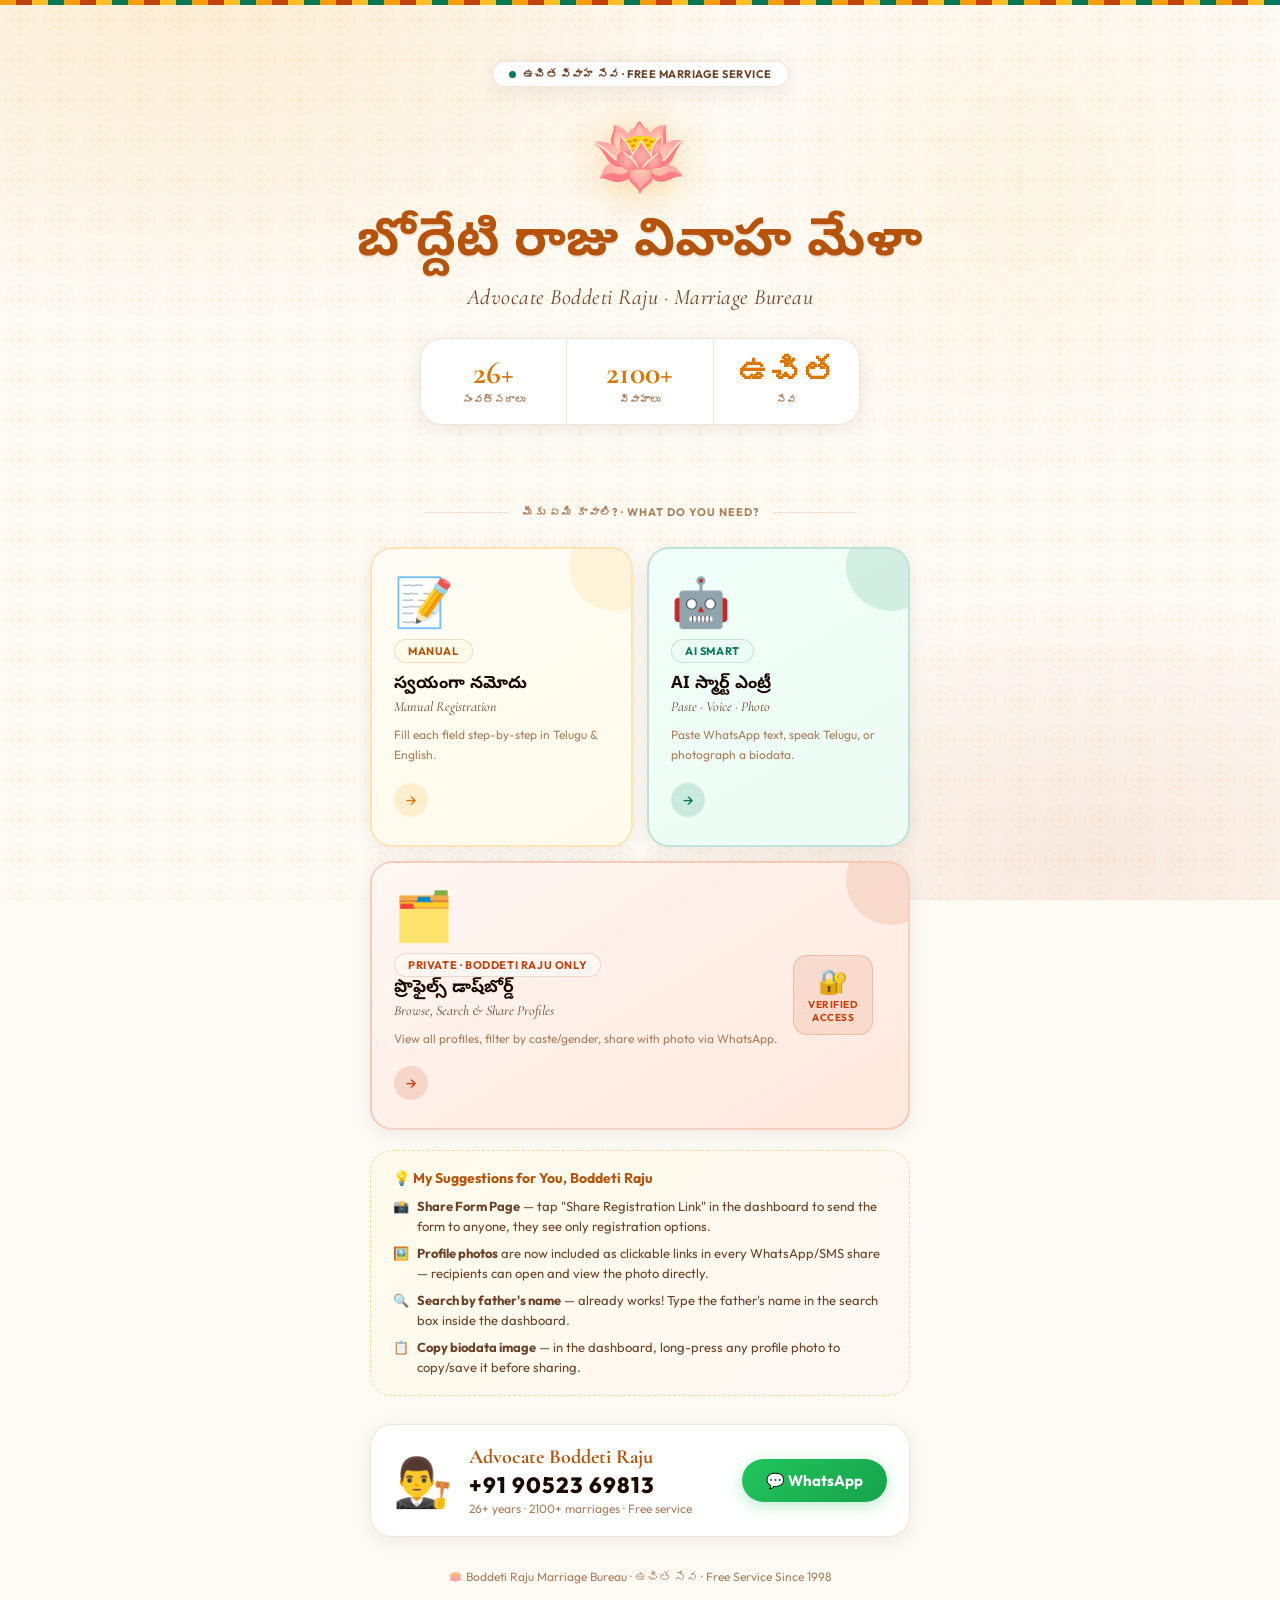
<file: index.html>
<!DOCTYPE html>
<html lang="te">
<head>
<meta charset="UTF-8"/>
<meta name="viewport" content="width=device-width, initial-scale=1.0"/>
<title>బోద్దేటి రాజు వివాహ మేళా</title>
<link rel="stylesheet" href="css/theme.css"/>
<style>
/* ─ HERO ─ */
.hero {
  position: relative; z-index: 2;
  text-align: center;
  padding: 56px 24px 40px;
}
.live-pill {
  display: inline-flex; align-items: center; gap: 7px;
  background: white; border: 1.5px solid var(--divider);
  border-radius: 50px; padding: 5px 16px;
  font-size: 11px; font-weight: 700; color: var(--ink-soft);
  letter-spacing: .5px; text-transform: uppercase;
  box-shadow: var(--shadow-card); margin-bottom: 28px;
}
.live-dot {
  width: 7px; height: 7px; border-radius: 50%;
  background: var(--jade); animation: pulse-ring 2s infinite;
}

.lotus-wrap { margin-bottom: 18px; }
.lotus-emoji {
  font-size: 80px; line-height: 1; display: inline-block;
  animation: float-lotus 5s ease-in-out infinite;
  filter: drop-shadow(0 6px 20px rgba(245,158,11,.4));
}

.hero-name-te {
  font-family: 'Noto Sans Telugu', sans-serif;
  font-size: clamp(28px,7vw,52px); font-weight: 700;
  color: var(--gold); line-height: 1.25;
  text-shadow: 0 2px 0 rgba(180,83,9,.15);
}
.hero-name-en {
  font-family: 'Cormorant Garamond', serif;
  font-size: clamp(15px,3vw,22px); color: var(--ink-soft);
  margin-top: 6px; font-style: italic; font-weight: 400;
  letter-spacing: .5px;
}

/* STATS STRIP */
.stats-strip {
  display: flex; justify-content: center;
  margin: 28px auto 0; max-width: 440px;
  background: white; border-radius: var(--r);
  border: 1.5px solid var(--divider);
  box-shadow: var(--shadow-card); overflow: hidden;
}
.stat { flex:1; padding: 18px 6px; text-align: center; border-right: 1px solid var(--divider); }
.stat:last-child { border-right: none; }
.stat-n {
  font-family: 'Cormorant Garamond', serif;
  font-size: 32px; font-weight: 700; color: var(--saffron-deep); line-height: 1;
}
.stat-l { font-size: 10px; color: var(--ink-muted); font-weight: 600; text-transform: uppercase; letter-spacing: .5px; margin-top: 4px; }

/* ─ SECTION DIVIDER ─ */
.section-div {
  display: flex; align-items: center; gap: 14px;
  max-width: 480px; margin: 40px auto 28px; padding: 0 24px;
}
.div-line { flex:1; height:1px; background: var(--divider); }
.div-label {
  font-size: 11px; color: var(--ink-muted); font-weight: 700;
  text-transform: uppercase; letter-spacing: 1px; white-space: nowrap;
}

/* ─ PATH GRID ─ */
.paths {
  display: grid; grid-template-columns: 1fr 1fr;
  gap: 14px; max-width: 580px; margin: 0 auto;
  padding: 0 20px; position: relative; z-index: 2;
}
@media(max-width:480px){ .paths { grid-template-columns: 1fr; } }

.path-card {
  border-radius: var(--r); padding: 28px 22px;
  display: flex; flex-direction: column; gap: 0;
  text-decoration: none; color: var(--ink);
  border: 2px solid transparent; cursor: pointer;
  background: white; text-align: left; width: 100%;
  font-family: 'Outfit', sans-serif;
  position: relative; overflow: hidden;
  box-shadow: var(--shadow-card);
  transition: transform .3s cubic-bezier(.34,1.56,.64,1), box-shadow .3s, border-color .2s;
}
.path-card:hover { transform: translateY(-6px) scale(1.02); box-shadow: var(--shadow-warm); }

/* per-card tints */
.path-card.register {
  background: linear-gradient(150deg, #FFFCF5 0%, var(--amber-pale) 100%);
  border-color: rgba(245,158,11,.25);
}
.path-card.register:hover { border-color: var(--saffron); }
.path-card.smart {
  background: linear-gradient(150deg, #F0FFF9 0%, var(--jade-pale) 100%);
  border-color: rgba(4,120,87,.2);
}
.path-card.smart:hover { border-color: var(--jade); }
.path-card.dashboard {
  background: linear-gradient(150deg, #FFF7F3 0%, #FFE8DD 100%);
  border-color: rgba(194,65,12,.2);
  grid-column: 1 / -1;
}
.path-card.dashboard:hover { border-color: var(--terra); }

/* orb decoration */
.path-card::after {
  content:''; position:absolute; top:-28px; right:-28px;
  width:90px; height:90px; border-radius:50%; opacity:.12;
  transition: transform .3s, opacity .3s;
}
.path-card:hover::after { transform:scale(1.5); opacity:.2; }
.register::after   { background: var(--amber); }
.smart::after      { background: var(--jade); }
.dashboard::after  { background: var(--terra); }

.path-icon { font-size: 48px; line-height: 1; margin-bottom: 14px; display: block; }
.path-tag  { margin-bottom: 10px; }

.path-title-te {
  font-family: 'Noto Sans Telugu', sans-serif;
  font-size: 17px; font-weight: 700; color: var(--ink);
}
.path-title-en {
  font-family: 'Cormorant Garamond', serif;
  font-size: 14px; color: var(--ink-soft); margin-top: 2px; font-style: italic;
}
.path-desc { font-size: 12px; color: var(--ink-muted); margin-top: 10px; line-height: 1.65; }

.path-arrow {
  display: inline-flex; align-items: center; justify-content: center;
  width: 34px; height: 34px; border-radius: 50%; margin-top: 18px; font-size: 16px;
  transition: transform .2s;
}
.path-card:hover .path-arrow { transform: translateX(5px); }
.register .path-arrow  { background: rgba(245,158,11,.15); color: var(--saffron-deep); }
.smart    .path-arrow  { background: rgba(4,120,87,.15); color: var(--jade); }
.dashboard .path-arrow { background: rgba(194,65,12,.15); color: var(--terra); }

/* dashboard row layout */
.dash-row { display: flex; align-items: center; gap: 16px; }
.lock-pill {
  flex-shrink:0; background: rgba(194,65,12,.1);
  border:1px solid rgba(194,65,12,.2); border-radius:14px;
  padding:10px 14px; text-align:center;
}
.lock-pill-icon { font-size:24px; }
.lock-pill-txt  { font-size:10px; color:var(--terra); font-weight:700; text-transform:uppercase; letter-spacing:.5px; margin-top:2px; }

/* ─ CONTACT BAR ─ */
.contact-bar {
  max-width: 580px; margin: 28px auto 0; padding: 0 20px;
  position: relative; z-index: 2;
}
.contact-inner {
  background: white; border-radius: var(--r);
  border: 1.5px solid var(--divider); box-shadow: var(--shadow-card);
  padding: 20px 22px;
  display: flex; align-items: center; gap: 16px; flex-wrap: wrap;
}
.contact-avi { font-size: 48px; }
.contact-info { flex:1; min-width:0; }
.contact-name {
  font-family: 'Cormorant Garamond', serif;
  font-size: 20px; font-weight: 700; color: var(--gold);
}
.contact-num {
  font-size: 22px; font-weight: 800; color: var(--ink); letter-spacing: 1px; margin-top: 2px;
}
.contact-sub { font-size: 12px; color: var(--ink-muted); margin-top: 2px; }

/* ─ FOOTER ─ */
.footer {
  text-align: center; padding: 32px 20px 36px;
  font-size: 12px; color: var(--ink-muted);
  position: relative; z-index: 2;
}

/* suggestion box */
.suggest-box {
  max-width:580px; margin:20px auto 0; padding:0 20px; position:relative; z-index:2;
}
.suggest-inner {
  background: linear-gradient(135deg, #FFFBEB, #FFF7F3);
  border:1.5px dashed rgba(245,158,11,.35);
  border-radius:var(--r); padding:18px 22px;
}
.suggest-title { font-weight:700; color:var(--gold); font-size:14px; margin-bottom:10px; }
.suggest-list { list-style:none; display:flex; flex-direction:column; gap:8px; }
.suggest-list li { font-size:13px; color:var(--ink-soft); display:flex; gap:8px; align-items:flex-start; line-height:1.5; }
</style>
</head>
<body>
<div class="stripe fade-up"></div>

<div class="hero">
  <div class="live-pill fade-up">
    <div class="live-dot"></div>
    ఉచిత వివాహ సేవ · Free Marriage Service
  </div>
  <div class="lotus-wrap fade-up-2">
    <span class="lotus-emoji">🪷</span>
  </div>
  <div class="hero-name-te fade-up-2">బోద్దేటి రాజు వివాహ మేళా</div>
  <div class="hero-name-en fade-up-3">Advocate Boddeti Raju · Marriage Bureau</div>

  <div class="stats-strip fade-up-3">
    <div class="stat"><div class="stat-n">26+</div><div class="stat-l">సంవత్సరాలు</div></div>
    <div class="stat"><div class="stat-n">2100+</div><div class="stat-l">వివాహాలు</div></div>
    <div class="stat"><div class="stat-n">ఉచిత</div><div class="stat-l">సేవ</div></div>
  </div>
</div>

<div class="section-div fade-up-3">
  <div class="div-line"></div>
  <div class="div-label">మీకు ఏమి కావాలి? · What do you need?</div>
  <div class="div-line"></div>
</div>

<div class="paths">

  <a class="path-card register fade-up" href="pages/register.html">
    <span class="path-icon">📝</span>
    <span class="path-tag"><span class="chip chip-saffron">Manual</span></span>
    <div class="path-title-te">స్వయంగా నమోదు</div>
    <div class="path-title-en">Manual Registration</div>
    <div class="path-desc">Fill each field step-by-step in Telugu & English.</div>
    <div class="path-arrow">→</div>
  </a>

  <a class="path-card smart fade-up" href="pages/smart-entry.html">
    <span class="path-icon">🤖</span>
    <span class="path-tag"><span class="chip chip-jade">AI Smart</span></span>
    <div class="path-title-te">AI స్మార్ట్ ఎంట్రీ</div>
    <div class="path-title-en">Paste · Voice · Photo</div>
    <div class="path-desc">Paste WhatsApp text, speak Telugu, or photograph a biodata.</div>
    <div class="path-arrow">→</div>
  </a>

  <button class="path-card dashboard fade-up-2" type="button" onclick="openDashboard()">
    <div class="dash-row">
      <div style="flex:1">
        <span class="path-icon">🗂️</span>
        <span class="path-tag"><span class="chip chip-terra">Private · Boddeti Raju Only</span></span>
        <div class="path-title-te">ప్రొఫైల్స్ డాష్‌బోర్డ్</div>
        <div class="path-title-en">Browse, Search & Share Profiles</div>
        <div class="path-desc">View all profiles, filter by caste/gender, share with photo via WhatsApp.</div>
        <div class="path-arrow">→</div>
      </div>
      <div class="lock-pill">
        <div class="lock-pill-icon">🔐</div>
        <div class="lock-pill-txt">Verified<br>Access</div>
      </div>
    </div>
  </button>

</div>

<!-- SUGGESTIONS -->
<div class="suggest-box fade-up-3">
  <div class="suggest-inner">
    <div class="suggest-title">💡 My Suggestions for You, Boddeti Raju</div>
    <ul class="suggest-list">
      <li>📸 <span><strong>Share Form Page</strong> — tap "Share Registration Link" in the dashboard to send the form to anyone, they see only registration options.</span></li>
      <li>🖼️ <span><strong>Profile photos</strong> are now included as clickable links in every WhatsApp/SMS share — recipients can open and view the photo directly.</span></li>
      <li>🔍 <span><strong>Search by father's name</strong> — already works! Type the father's name in the search box inside the dashboard.</span></li>
      <li>📋 <span><strong>Copy biodata image</strong> — in the dashboard, long-press any profile photo to copy/save it before sharing.</span></li>
    </ul>
  </div>
</div>

<div class="contact-bar fade-up-3">
  <div class="contact-inner">
    <div class="contact-avi">👨‍⚖️</div>
    <div class="contact-info">
      <div class="contact-name">Advocate Boddeti Raju</div>
      <div class="contact-num">+91 90523 69813</div>
      <div class="contact-sub">26+ years · 2100+ marriages · Free service</div>
    </div>
    <a class="btn btn-wa" href="https://wa.me/919052369813" target="_blank">💬 WhatsApp</a>
  </div>
</div>

<div class="footer">
  🪷 Boddeti Raju Marriage Bureau · ఉచిత సేవ · Free Service Since 1998
</div>
<div class="stripe"></div>

<script>
(function(){
  const allowedNumbers = {
    "+919052369813": "1234",
    "+919876543210": "5678"
  };
  const storageKey = "raju_private_verified";

  function isVerified() {
    return localStorage.getItem(storageKey) === "true";
  }

  function normalizeNumber(value) {
    return (value || "").trim().replace(/\s+/g, "");
  }

  window.openDashboard = function() {
    if (isVerified()) {
      window.location.href = "pages/dashboard.html";
      return;
    }

    const enteredNumber = normalizeNumber(prompt("Enter your mobile number (e.g. +919052369813):"));
    if (!enteredNumber) return;

    if (!allowedNumbers.hasOwnProperty(enteredNumber)) {
      alert("Access denied. This section is restricted to authorized numbers only.");
      return;
    }

    const code = allowedNumbers[enteredNumber];
    alert("Verification code sent to " + enteredNumber + " (demo code: " + code + ")");

    const enteredCode = prompt("Enter the verification code:");
    if (enteredCode === code) {
      localStorage.setItem(storageKey, "true");
      window.location.href = "pages/dashboard.html";
    } else {
      alert("Incorrect code. Access denied.");
    }
  };
})();
</script>
</body>
</html>
</file>
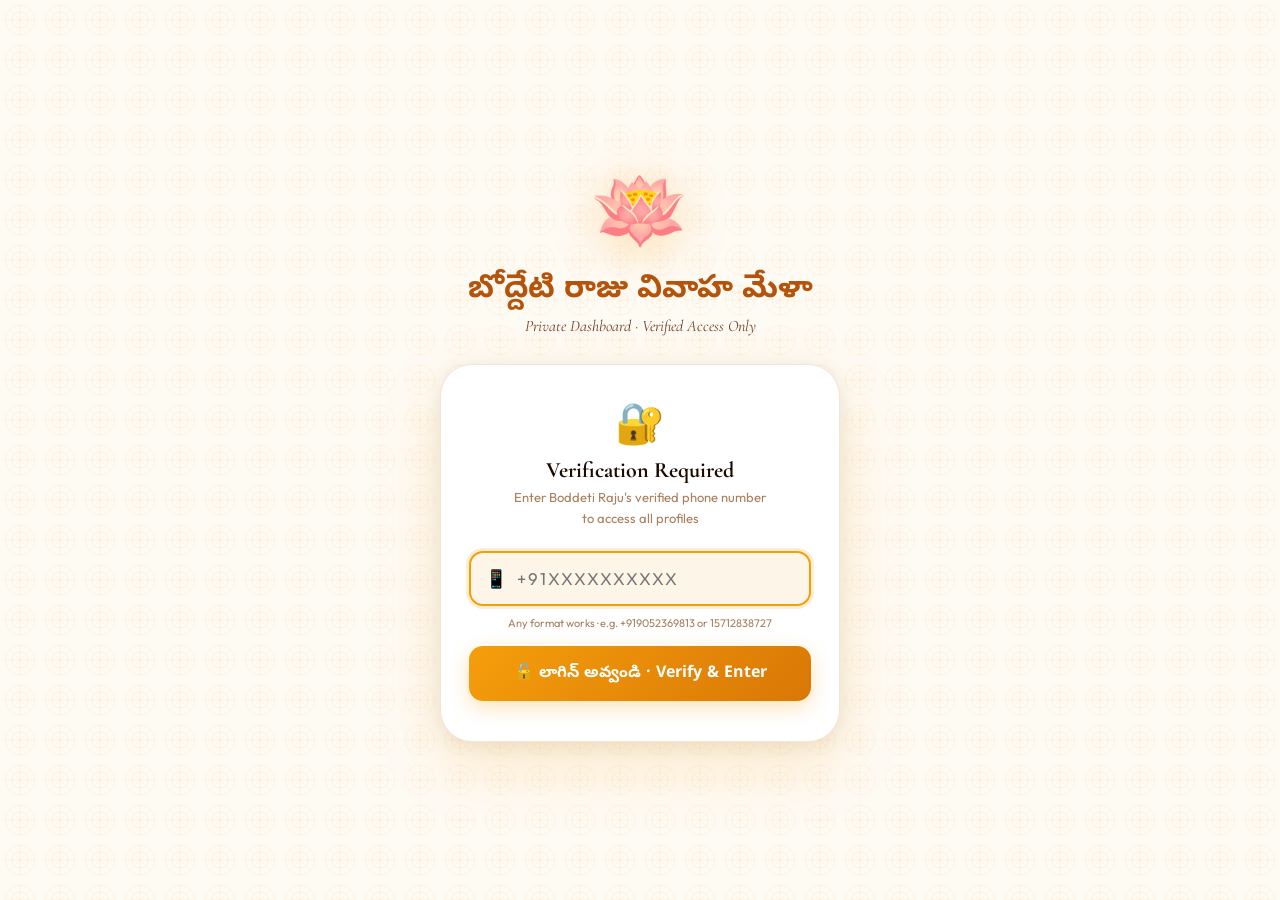
<file: pages/dashboard.html>
<!DOCTYPE html>
<html lang="en">
<head>
<meta charset="UTF-8"/>
<meta name="viewport" content="width=device-width, initial-scale=1.0"/>
<title>Dashboard · Raju Bureau</title>
<link rel="stylesheet" href="../css/theme.css"/>
<style>
/* ── LOCK SCREEN ── */
#lock-screen {
  position: fixed; inset: 0; z-index: 9999;
  background: var(--pearl);
  display: flex; flex-direction: column;
  align-items: center; justify-content: center;
  padding: 28px;
}
#lock-screen::before {
  content:''; position:fixed; inset:0; pointer-events:none;
  background:
    radial-gradient(ellipse 70% 55% at 15% 0%, rgba(245,158,11,.13) 0%, transparent 65%),
    radial-gradient(ellipse 55% 45% at 85% 95%, rgba(194,65,12,.09) 0%, transparent 65%);
  background-image: var(--kolam); background-size:40px 40px;
}
#lock-screen.hidden { display:none; }
#app { display:none; }
#app.visible { display:block; }

.lock-lotus { font-size:80px; display:block; text-align:center;
  animation: float-lotus 5s ease-in-out infinite;
  filter: drop-shadow(0 6px 24px rgba(245,158,11,.35));
  margin-bottom:10px; position:relative; z-index:1;
}
.lock-heading-te {
  font-family:'Noto Sans Telugu',sans-serif;
  font-size:clamp(20px,5vw,32px); font-weight:700;
  color:var(--gold); text-align:center; position:relative; z-index:1;
}
.lock-heading-en {
  font-family:'Cormorant Garamond',serif;
  font-size:16px; color:var(--ink-soft); text-align:center;
  font-style:italic; margin-top:4px; margin-bottom:28px; position:relative; z-index:1;
}

.lock-card {
  background:white; border-radius:var(--r-lg); padding:32px 28px;
  width:100%; max-width:400px;
  box-shadow: 0 24px 64px rgba(245,158,11,.18), 0 4px 20px rgba(28,10,0,.08);
  border:1.5px solid var(--divider); position:relative; z-index:1;
}
.lock-card-icon { text-align:center; font-size:40px; margin-bottom:10px; }
.lock-card-title {
  font-family:'Cormorant Garamond',serif;
  font-size:22px; font-weight:700; color:var(--ink); text-align:center;
}
.lock-card-sub {
  font-size:13px; color:var(--ink-muted); text-align:center;
  line-height:1.6; margin-top:4px; margin-bottom:22px;
}

.lock-input-wrap { position:relative; margin-bottom:10px; }
.lock-input-icon { position:absolute; left:16px; top:50%; transform:translateY(-50%); font-size:18px; }
.lock-input {
  width:100%; padding:15px 16px 15px 46px;
  border:2px solid var(--divider); border-radius:var(--r-sm);
  font-family:'Outfit',sans-serif; font-size:17px; color:var(--ink);
  background:var(--pearl-warm); outline:none; letter-spacing:2px;
  transition:border-color .2s, box-shadow .2s;
}
.lock-input:focus { border-color:var(--saffron); box-shadow:0 0 0 3px var(--saffron-glow); }
.lock-input.err { border-color:var(--blush); background:var(--blush-pale); animation:shake .4s; }

.lock-hint { font-size:11px; color:var(--ink-muted); text-align:center; margin-bottom:16px; }

.lock-btn {
  width:100%; padding:16px; border:none; border-radius:var(--r-sm);
  background:linear-gradient(135deg, var(--saffron), var(--saffron-deep));
  color:white; font-family:'Noto Sans Telugu','Outfit',sans-serif;
  font-size:16px; font-weight:700; cursor:pointer;
  box-shadow:0 6px 20px rgba(245,158,11,.3);
  transition:transform .2s, box-shadow .2s;
}
.lock-btn:hover { transform:translateY(-2px); box-shadow:0 10px 28px rgba(245,158,11,.4); }
.lock-btn:disabled { opacity:.5; cursor:not-allowed; transform:none; }

.lock-error {
  background:var(--blush-pale); border:1.5px solid rgba(225,29,72,.25);
  border-radius:var(--r-sm); padding:10px 14px;
  font-size:13px; color:var(--blush); text-align:center;
  display:none; margin-top:10px; line-height:1.5;
}
.lock-blocked { display:none; margin-top:10px; text-align:center; }
.lock-blocked-te { font-family:'Noto Sans Telugu',sans-serif; color:var(--blush); font-weight:700; font-size:14px; }
.lock-blocked-en { font-size:11px; color:var(--ink-muted); margin-top:2px; }
.lock-timer { font-family:'Cormorant Garamond',serif; font-size:30px; font-weight:700; color:var(--blush); }
.lock-attempts { font-size:11px; color:var(--ink-muted); text-align:center; margin-top:8px; }

/* ── HEADER ── */
header {
  position:sticky; top:0; z-index:100;
  background:rgba(254,250,244,.94); backdrop-filter:blur(16px);
  border-bottom:1px solid var(--divider); padding:14px 20px;
}
.header-inner { max-width:920px; margin:0 auto; display:flex; align-items:center; gap:14px; }
.hdr-lotus { font-size:30px; }
.hdr-text h1 {
  font-family:'Cormorant Garamond',serif;
  font-size:20px; font-weight:700; color:var(--gold);
}
.hdr-text p { font-size:11px; color:var(--ink-muted); font-weight:500; }
.hdr-btns { margin-left:auto; display:flex; gap:8px; align-items:center; flex-wrap:wrap; }
.hdr-btn {
  padding:7px 14px; border-radius:50px; font-family:'Outfit',sans-serif;
  font-size:13px; font-weight:600; cursor:pointer; text-decoration:none;
  border:1.5px solid var(--divider); background:white; color:var(--ink-soft);
  transition:all .2s; white-space:nowrap;
  display:inline-flex; align-items:center; gap:5px;
}
.hdr-btn:hover { border-color:var(--saffron); color:var(--gold); background:var(--amber-pale); }
.hdr-btn.share-form-btn {
  background:linear-gradient(135deg,var(--saffron),var(--saffron-deep));
  color:white; border-color:transparent;
  box-shadow:0 3px 12px rgba(245,158,11,.3);
}
.hdr-btn.share-form-btn:hover { transform:translateY(-1px); box-shadow:0 6px 18px rgba(245,158,11,.4); }

/* ── SECTION ── */
.section { max-width:920px; margin:0 auto; padding:24px 16px; }

.section-label {
  display:inline-flex; align-items:center; gap:7px;
  background:var(--amber-pale); border:1px solid rgba(180,83,9,.2);
  border-radius:50px; padding:4px 14px;
  font-size:11px; font-weight:700; color:var(--gold);
  letter-spacing:.6px; text-transform:uppercase; margin-bottom:10px;
}
.section-title {
  font-family:'Cormorant Garamond',serif;
  font-size:clamp(22px,4vw,30px); font-weight:700; color:var(--ink); margin-bottom:6px;
}
.section-sub { font-size:14px; color:var(--ink-muted); margin-bottom:18px; line-height:1.6; }

/* SHARE FORM CALLOUT */
.share-callout {
  background:linear-gradient(135deg,#FFFCF0,var(--amber-pale));
  border:2px solid rgba(245,158,11,.3); border-radius:var(--r);
  padding:20px 22px; display:flex; align-items:center; gap:16px; flex-wrap:wrap;
  margin-bottom:20px;
}
.share-callout-text h3 { font-family:'Cormorant Garamond',serif; font-size:18px; font-weight:700; color:var(--gold); }
.share-callout-text p { font-size:13px; color:var(--ink-soft); margin-top:4px; line-height:1.5; }
.share-callout-btns { display:flex; gap:8px; flex-wrap:wrap; margin-left:auto; }
.sc-btn {
  padding:10px 18px; border-radius:50px; border:none; cursor:pointer;
  font-family:'Outfit',sans-serif; font-size:13px; font-weight:700;
  display:inline-flex; align-items:center; gap:6px; white-space:nowrap;
  transition:transform .2s, box-shadow .2s;
}
.sc-btn:hover { transform:translateY(-2px); }
.sc-wa { background:linear-gradient(135deg,#22C55E,#16A34A); color:white; box-shadow:0 3px 12px rgba(34,197,94,.3); }
.sc-copy { background:white; color:var(--ink-soft); border:1.5px solid var(--divider); }
.sc-copy:hover { border-color:var(--saffron); color:var(--gold); background:var(--amber-pale); }

/* STATS */
.stats-grid { display:grid; grid-template-columns:repeat(auto-fill,minmax(110px,1fr)); gap:10px; }
.stat-card {
  background:white; border:1.5px solid var(--divider);
  border-radius:var(--r-sm); padding:14px 10px; text-align:center;
  box-shadow:var(--shadow-card); transition:transform .2s;
}
.stat-card:hover { transform:translateY(-2px); }
.stat-card-n { font-family:'Cormorant Garamond',serif; font-size:28px; font-weight:700; color:var(--saffron-deep); line-height:1; }
.stat-card-l { font-size:10px; color:var(--ink-muted); font-weight:700; text-transform:uppercase; letter-spacing:.5px; margin-top:4px; }
.stats-loading { grid-column:1/-1; padding:20px; text-align:center; color:var(--ink-muted); font-size:14px; }

/* SEARCH + FILTER */
.search-row { display:flex; align-items:center; gap:10px; margin-bottom:12px; }
.search-wrap {
  flex:1; display:flex; align-items:center; gap:10px;
  background:white; border:1.5px solid var(--divider);
  border-radius:50px; padding:5px 18px;
  box-shadow:var(--shadow-card); transition:border-color .2s, box-shadow .2s;
}
.search-wrap:focus-within { border-color:var(--saffron); box-shadow:0 0 0 3px var(--saffron-glow); }
.search-icon { font-size:17px; opacity:.5; }
.search-input {
  flex:1; border:none; outline:none; font-family:'Outfit',sans-serif;
  font-size:15px; color:var(--ink); padding:9px 0; background:transparent;
}
.filter-bar { display:flex; gap:8px; flex-wrap:wrap; margin-bottom:18px; }
.filter-btn {
  padding:7px 18px; border-radius:50px; border:1.5px solid var(--divider);
  background:white; font-family:'Outfit',sans-serif; font-size:13px; font-weight:600;
  cursor:pointer; color:var(--ink-soft); transition:all .2s;
}
.filter-btn.active {
  background:var(--ink); border-color:var(--ink); color:white;
  box-shadow:0 3px 10px rgba(28,10,0,.2);
}

/* CASTE SECTION */
.caste-group { margin-bottom:28px; }
.caste-header { display:flex; align-items:center; gap:10px; margin-bottom:12px; padding-left:2px; }
.caste-name { font-family:'Cormorant Garamond',serif; font-size:20px; font-weight:700; color:var(--gold); }
.caste-cnt { background:var(--amber-pale); color:var(--gold); border:1px solid rgba(180,83,9,.2); font-size:11px; font-weight:700; padding:2px 10px; border-radius:20px; }

/* PROFILE CARDS */
.profile-card {
  background:white; border-radius:var(--r); border:2px solid transparent;
  box-shadow:var(--shadow-card); margin-bottom:10px;
  transition:border-color .2s, box-shadow .2s, transform .2s; overflow:hidden;
}
.profile-card:hover { transform:translateY(-1px); box-shadow:var(--shadow-warm); }
.profile-card.selected { border-color:var(--saffron); box-shadow:0 0 0 3px var(--saffron-glow); }

/* CARD TOP ROW */
.card-top { display:flex; align-items:center; gap:12px; padding:14px 16px; cursor:pointer; }

.card-checkbox {
  width:26px; height:26px; min-width:26px; border-radius:8px;
  border:2px solid var(--divider); background:white;
  display:flex; align-items:center; justify-content:center;
  font-size:14px; cursor:pointer; transition:all .15s; flex-shrink:0;
}
.selected .card-checkbox { background:var(--saffron); border-color:var(--saffron); color:white; }

.card-photo {
  width:56px; height:56px; min-width:56px; border-radius:14px;
  object-fit:cover; border:2px solid var(--divider); flex-shrink:0;
}
.card-avatar {
  width:56px; height:56px; min-width:56px; border-radius:14px;
  display:flex; align-items:center; justify-content:center;
  font-size:26px; flex-shrink:0;
}
.card-avatar.m { background:linear-gradient(135deg,#EFF6FF,#DBEAFE); }
.card-avatar.f { background:linear-gradient(135deg,#FFF1F6,#FFE4EF); }

.card-info { flex:1; min-width:0; }
.card-name { font-family:'Cormorant Garamond',serif; font-size:18px; font-weight:700; color:var(--ink); white-space:nowrap; overflow:hidden; text-overflow:ellipsis; }
.card-meta { font-size:12px; color:var(--ink-muted); margin-top:2px; }
.card-chips { display:flex; gap:5px; flex-wrap:wrap; margin-top:7px; }
.card-chip { font-size:10px; font-weight:600; padding:2px 8px; border-radius:20px; }
.cc-edu  { background:var(--jade-pale);  color:var(--jade);  border:1px solid rgba(4,120,87,.18); }
.cc-prof { background:var(--amber-pale); color:var(--gold);  border:1px solid rgba(180,83,9,.18); }
.cc-loc  { background:var(--terra-pale); color:var(--terra); border:1px solid rgba(194,65,12,.18); }

.expand-btn {
  background:none; border:none; width:34px; height:34px; border-radius:50%;
  display:flex; align-items:center; justify-content:center;
  cursor:pointer; color:var(--ink-muted); font-size:14px;
  transition:all .2s; flex-shrink:0;
}
.expand-btn:hover { background:var(--amber-pale); color:var(--gold); }
.expand-btn.open { transform:rotate(180deg); background:var(--amber-pale); color:var(--gold); }

/* CARD DETAILS */
.card-details { display:none; border-top:1px solid var(--divider); background:var(--pearl-warm); }
.card-details.open { display:block; }

/* PHOTO GALLERY inside card */
.photo-gallery {
  display:flex; gap:10px; padding:14px 16px; flex-wrap:wrap;
  border-bottom:1px solid var(--divider);
  align-items:center;
}
.photo-gallery-title { font-size:11px; font-weight:700; color:var(--ink-muted); text-transform:uppercase; letter-spacing:.5px; margin-right:4px; }
.photo-thumb {
  width:86px; height:86px; object-fit:cover; border-radius:12px;
  border:2px solid var(--divider); cursor:pointer;
  transition:transform .2s, box-shadow .2s;
  box-shadow:var(--shadow-card);
}
.photo-thumb:hover { transform:scale(1.08); box-shadow:0 8px 20px rgba(28,10,0,.12); }
.photo-no-img {
  width:86px; height:86px; border-radius:12px;
  border:2px dashed rgba(180,83,9,.25); background:var(--amber-pale);
  display:flex; align-items:center; justify-content:center; font-size:30px;
  color:var(--saffron);
}

/* DETAILS GRID */
.details-grid { display:grid; grid-template-columns:1fr 1fr; gap:0; padding:4px 0; }
.detail-row { font-size:13px; color:var(--ink); word-break:break-word; padding:8px 16px; border-bottom:1px solid rgba(180,83,9,.07); }
.detail-row strong { display:block; font-size:10px; text-transform:uppercase; letter-spacing:.5px; color:var(--ink-muted); margin-bottom:1px; font-weight:600; }
/* PHONE — private, dashboard only */
.phone-private {
  grid-column: 1 / -1;
  background: linear-gradient(135deg, #F0FFF4, #DCFCE7);
  border: 1.5px solid #86EFAC !important;
  border-radius: 10px; margin: 8px 12px;
  display: flex; align-items: center; gap: 8px; flex-wrap: wrap;
}
.phone-badge {
  font-size: 9px; font-weight: 800; background: #15803D; color: white;
  border-radius: 20px; padding: 2px 8px; letter-spacing: .5px; flex-shrink: 0;
}

@media(max-width:480px){ .details-grid{ grid-template-columns:1fr; } }

/* SHARE BAR */
.share-bar {
  position:fixed; bottom:0; left:0; right:0; z-index:200;
  background:rgba(28,10,0,.96); backdrop-filter:blur(14px);
  padding:12px 16px; box-shadow:0 -4px 24px rgba(0,0,0,.2);
  transition:transform .3s cubic-bezier(.4,0,.2,1);
}
.share-bar.hidden { transform:translateY(110%); }
.share-bar-inner { max-width:920px; margin:0 auto; display:flex; align-items:center; gap:8px; flex-wrap:wrap; justify-content:center; }
.sel-count { color:#FFD9B0; font-size:13px; font-weight:700; flex-shrink:0; }
.sb-btn {
  padding:9px 16px; border-radius:50px; border:none; cursor:pointer;
  font-family:'Outfit',sans-serif; font-size:13px; font-weight:700;
  transition:transform .15s; display:flex; align-items:center; gap:5px; white-space:nowrap;
}
.sb-btn:hover { transform:scale(1.05); }
.sb-wa    { background:linear-gradient(135deg,#22C55E,#16A34A); color:white; }
.sb-sms   { background:linear-gradient(135deg,#3B82F6,#2563EB); color:white; }
.sb-email { background:linear-gradient(135deg,var(--saffron),var(--saffron-deep)); color:white; }
.sb-clear { background:rgba(255,255,255,.12); color:#FFD9B0; border:1px solid rgba(255,255,255,.15); }

.no-results { text-align:center; padding:52px 20px; color:var(--ink-muted); font-size:15px; }
footer { text-align:center; padding:24px 20px 90px; font-size:12px; color:var(--ink-muted); position:relative; z-index:1; }

/* COPY TOAST */
.toast {
  position:fixed; bottom:80px; left:50%; transform:translateX(-50%) translateY(20px);
  background:var(--ink); color:white; padding:10px 20px; border-radius:50px;
  font-size:13px; font-weight:600; opacity:0; pointer-events:none;
  transition:all .3s; z-index:300;
}
.toast.show { opacity:1; transform:translateX(-50%) translateY(0); }
</style>
</head>
<body>
<div class="stripe"></div>

<!-- ══ LOCK ══ -->
<div id="lock-screen">
  <span class="lock-lotus">🪷</span>
  <div class="lock-heading-te">బోద్దేటి రాజు వివాహ మేళా</div>
  <div class="lock-heading-en">Private Dashboard · Verified Access Only</div>
  <div class="lock-card">
    <div class="lock-card-icon">🔐</div>
    <div class="lock-card-title">Verification Required</div>
    <div class="lock-card-sub">Enter Boddeti Raju's verified phone number<br>to access all profiles</div>
    <div class="lock-input-wrap">
      <span class="lock-input-icon">📱</span>
      <input class="lock-input" id="phoneInput" type="tel" placeholder="+91XXXXXXXXXX"
        maxlength="15" oninput="onPhoneInput()" onkeydown="if(event.key==='Enter') verify()"/>
    </div>
    <div class="lock-hint">Any format works · e.g. +919052369813 or 15712838727</div>
    <button class="lock-btn" id="lockBtn" onclick="verify()">🔓 లాగిన్ అవ్వండి · Verify & Enter</button>
    <div class="lock-error" id="lockErr">❌ సరైన నంబర్ కాదు · Incorrect number</div>
    <div class="lock-blocked" id="lockBlocked">
      <div class="lock-blocked-te">🚫 చాలా సార్లు తప్పు</div>
      <div class="lock-blocked-en">Too many failed attempts. Please wait.</div>
      <div class="lock-timer" id="lockTimer">5:00</div>
    </div>
    <div class="lock-attempts" id="lockAttempts"></div>
  </div>
</div>

<!-- ══ APP ══ -->
<div id="app">

<header>
  <div class="header-inner">
    <div class="hdr-lotus">🪷</div>
    <div class="hdr-text">
      <h1>Raju Bureau Dashboard</h1>
      <p>Advocate Boddeti Raju · Free Marriage Bureau · 26 Years</p>
    </div>
    <div class="hdr-btns">
      <button class="hdr-btn share-form-btn" onclick="shareFormPage()">📤 Share Form Link</button>
      <a class="hdr-btn" href="../index.html">🏠 Home</a>
    </div>
  </div>
</header>

<!-- SHARE FORM CALLOUT -->
<section class="section">
  <div class="share-callout">
    <div class="share-callout-text">
      <h3>📤 Share Registration Form</h3>
      <p>Send the form link to anyone who wants to register. They'll only see the Manual Form and AI Entry — nothing private.</p>
    </div>
    <div class="share-callout-btns">
      <button class="sc-btn sc-wa" onclick="shareFormWhatsApp()">💬 Share on WhatsApp</button>
      <button class="sc-btn sc-copy" onclick="copyFormLink()">🔗 Copy Link</button>
    </div>
  </div>
</section>

<!-- STATS -->
<section class="section">
  <div class="section-label">📊 Live Stats</div>
  <h2 class="section-title">All Registered Profiles</h2>
  <div id="stats-container" class="stats-grid">
    <div class="stats-loading">⏳ Loading profiles...</div>
  </div>
</section>

<!-- PROFILES -->
<section class="section">
  <div class="section-label">🔍 Step 2</div>
  <h2 class="section-title">Find & Share Profiles</h2>
  <p class="section-sub">Select profiles → share with photo via WhatsApp, SMS or Email</p>

  <div class="search-row">
    <div class="search-wrap">
      <span class="search-icon">🔎</span>
      <input class="search-input" id="searchBar" type="text" placeholder="Search name, caste, father, profession, city…"/>
    </div>
  </div>
  <div class="filter-bar">
    <button class="filter-btn active" data-g="all">All</button>
    <button class="filter-btn" data-g="male">👦 Male</button>
    <button class="filter-btn" data-g="female">👧 Female</button>
  </div>

  <div id="profiles-container"></div>
</section>

<!-- FLOATING SHARE BAR -->
<div id="share-bar" class="share-bar hidden">
  <div class="share-bar-inner">
    <span id="sel-count" class="sel-count">0 selected</span>
    <button class="sb-btn sb-wa"    onclick="shareWA()">💬 WhatsApp</button>
    <button class="sb-btn sb-sms"  onclick="shareSMS()">📱 SMS</button>
    <button class="sb-btn sb-email" onclick="shareEmail()">📧 Email</button>
    <button class="sb-btn sb-clear" onclick="clearSel()">✕ Clear</button>
  </div>
</div>

<div id="toast" class="toast">✅ Copied!</div>

<footer>🪷 Boddeti Raju Marriage Bureau · Free Service Since 1998</footer>

</div><!-- #app -->

<script>
// ─── CONFIG ───
const API_URL = "https://script.google.com/macros/s/AKfycbzO45Lscp0APoqDSA5z00o5eGG1tRT-rFldR8UBPR66D56Biug_KDcp8ZhK0ojXzYQE/exec";
const FORM_SHARE_URL = window.location.origin + window.location.pathname.replace("dashboard.html","share-form.html");
const FORM_DIRECT_URL = "https://docs.google.com/forms/d/e/1FAIpQLScdkDc5cqemXc23vy4DYUPWxjYx5H6vXLdtoIQ01RH3Bg-6VQ/viewform";
const RAJU_NUM = "+91 90523 69813";
const VERIFIED = ["15712838727","919052369813"];
const MAX_ATT = 5, LOCKOUT_MS = 5*60*1000;

let allProfiles=[], selected=new Set(), genderFilter="all";

// ─── LOCK ───
function norm(s){ return s.replace(/\D/g,""); }
function isLocked(){ const t=sessionStorage.getItem("rl"); return t && parseInt(t)-Date.now()>0; }
function getRem(){ const t=sessionStorage.getItem("rl"); return t?Math.max(0,parseInt(t)-Date.now()):0; }
function getAtt(){ return parseInt(sessionStorage.getItem("ra")||"0"); }

function unlock(){
  sessionStorage.setItem("ra_ok","1");
  sessionStorage.removeItem("ra"); sessionStorage.removeItem("rl");
  document.getElementById("lock-screen").classList.add("hidden");
  document.getElementById("app").classList.add("visible");
  loadProfiles();
}

function verify(){
  if(isLocked()) return;
  const n = norm(document.getElementById("phoneInput").value);
  const inp = document.getElementById("phoneInput");
  const err = document.getElementById("lockErr");
  err.style.display="none"; inp.classList.remove("err");
  if(VERIFIED.includes(n)){ unlock(); return; }
  inp.classList.add("err");
  const att = getAtt()+1;
  sessionStorage.setItem("ra",att);
  if(att>=MAX_ATT){
    sessionStorage.setItem("rl",(Date.now()+LOCKOUT_MS).toString());
    sessionStorage.setItem("ra","0");
    showLockout();
  } else {
    err.style.display="block";
    document.getElementById("lockAttempts").textContent=(MAX_ATT-att)+" attempt(s) remaining";
  }
}

function showLockout(){
  document.getElementById("lockErr").style.display="none";
  document.getElementById("lockBlocked").style.display="block";
  document.getElementById("lockBtn").disabled=true;
  document.getElementById("phoneInput").disabled=true;
  document.getElementById("lockAttempts").textContent="";
  const ti=document.getElementById("lockTimer");
  const iv=setInterval(()=>{
    const ms=getRem();
    if(ms<=0){ clearInterval(iv); document.getElementById("lockBlocked").style.display="none"; document.getElementById("lockBtn").disabled=false; document.getElementById("phoneInput").disabled=false; return; }
    ti.textContent=Math.floor(ms/60000)+":"+Math.floor((ms%60000)/1000).toString().padStart(2,"0");
  },1000);
}
function onPhoneInput(){ document.getElementById("phoneInput").classList.remove("err"); document.getElementById("lockErr").style.display="none"; }

window.addEventListener("DOMContentLoaded",()=>{
  if(sessionStorage.getItem("ra_ok")==="1"){ unlock(); return; }
  if(isLocked()) showLockout();
  else setTimeout(()=>document.getElementById("phoneInput").focus(),120);
});

// ─── SHARE FORM ───
const SHARE_MSG = `🪷 *Boddeti Raju Marriage Bureau*\n\n✅ Free marriage service · 26+ years · 2100+ marriages\n\nPlease fill this form to register:\n${FORM_DIRECT_URL}\n\n📞 Contact Boddeti Raju: ${RAJU_NUM}`;

function shareFormWhatsApp(){ window.open(`https://wa.me/?text=${encodeURIComponent(SHARE_MSG)}`,"_blank"); }
function shareFormPage(){ window.open(`https://wa.me/?text=${encodeURIComponent(SHARE_MSG)}`,"_blank"); }
function copyFormLink(){
  navigator.clipboard.writeText(FORM_DIRECT_URL).then(()=>showToast("✅ Form link copied!")).catch(()=>showToast("❌ Copy failed"));
}

// ─── TOAST ───
function showToast(msg){
  const t=document.getElementById("toast");
  t.textContent=msg; t.classList.add("show");
  setTimeout(()=>t.classList.remove("show"),2600);
}

// ─── HELPERS ───
function titleCase(s){ return (s||"").toLowerCase().replace(/\b\w/g,c=>c.toUpperCase()); }
function normCaste(r){
  const s=(r||"Unknown").toLowerCase().replace(/[^a-z0-9\s]/gi,"").trim();
  if(s.includes("gavara")) return "Gavara";
  const known=["koppela velama","padmanayaka velama","viswabrahmins","gavarapalem","kaikala","velama","naidu","reddy","kapu","yadav","kamma","balija","vysya","muslim","christian","sc","st","bc","oc"];
  for(const c of known){ if(s.includes(c.replace(/[^a-z0-9]/gi,""))) return titleCase(c); }
  return titleCase(s);
}
function driveThumb(link){ const m=(link||"").match(/[-\w]{25,}/); return m?`https://drive.google.com/thumbnail?id=${m[0]}&sz=w400`:null; }
function clean(s){ return (s||"").toString().trim().toLowerCase().replace(/\s+/g,""); }

// ─── LOAD PROFILES ───
async function loadProfiles(){
  try{
    const res=await fetch(API_URL);
    const data=await res.json();
    const seen=new Set(), unique=[];
    data.forEach(p=>{ const k=`${clean(p.name)}_${clean(p.date_of_birth)}_${clean(p.gender)}`;
      if(!seen.has(k)){ seen.add(k); unique.push(p); } });
    allProfiles=unique;
    renderStats(unique); renderProfiles();
  } catch(e){
    document.getElementById("stats-container").innerHTML=`<div class="stats-loading" style="color:var(--blush)">⚠️ Could not load. Check internet connection.</div>`;
  }
}

function renderStats(data){
  let m=0, f=0; const caste={};
  data.forEach(p=>{
    const c=normCaste(p.caste); if(!caste[c]) caste[c]={m:0,f:0};
    const g=(p.gender||"").toLowerCase();
    if(g==="male"){caste[c].m++;m++;} if(g==="female"){caste[c].f++;f++;}
  });
  const casteCards=Object.entries(caste).map(([n,c])=>`<div class="stat-card"><div class="stat-card-n">${c.m+c.f}</div><div class="stat-card-l">${n}</div></div>`).join("");
  document.getElementById("stats-container").innerHTML=`
    <div class="stat-card"><div class="stat-card-n">${m+f}</div><div class="stat-card-l">Total</div></div>
    <div class="stat-card"><div class="stat-card-n">${m}</div><div class="stat-card-l">Male</div></div>
    <div class="stat-card"><div class="stat-card-n">${f}</div><div class="stat-card-l">Female</div></div>
    ${casteCards}`;
}

function renderProfiles(){
  const q=document.getElementById("searchBar").value.toLowerCase();
  const cont=document.getElementById("profiles-container");
  cont.innerHTML="";
  const groups={};
  allProfiles.forEach((p,i)=>{
    const g=(p.gender||"").toLowerCase();
    if(genderFilter!=="all"&&g!==genderFilter) return;
    if(q&&!Object.values(p).join(" ").toLowerCase().includes(q)) return;
    const c=normCaste(p.caste); if(!groups[c]) groups[c]=[];
    groups[c].push({...p,_i:i});
  });
  const keys=Object.keys(groups);
  if(!keys.length){ cont.innerHTML=`<div class="no-results">😕 No profiles found. Try different search.</div>`; return; }
  keys.forEach(caste=>{
    const div=document.createElement("div"); div.className="caste-group";
    div.innerHTML=`<div class="caste-header"><span class="caste-name">${caste}</span><span class="caste-cnt">${groups[caste].length}</span></div>`;
    groups[caste].forEach(p=>div.appendChild(buildCard(p)));
    cont.appendChild(div);
  });
}

function buildCard(p){
  const idx=p._i, isSel=selected.has(idx);
  const g=(p.gender||"").toLowerCase();
  const photoLinks=p.photos?p.photos.split(/[,\s]+/).filter(Boolean):[];
  const firstThumb=photoLinks.length?driveThumb(photoLinks[0].trim()):null;

  const card=document.createElement("div");
  card.className=`profile-card${isSel?" selected":""}`;
  card.dataset.idx=idx;

  // avatar or photo
  const avi=firstThumb
    ? `<img class="card-photo" src="${firstThumb}" alt="Photo" onerror="this.outerHTML='<div class=\\'card-avatar ${g==="female"?"f":"m"}\\'>${g==="female"?"👩":"👨"}</div>'">`
    : `<div class="card-avatar ${g==="female"?"f":"m"}">${g==="female"?"👩":"👨"}</div>`;

  // top row
  const top=document.createElement("div"); top.className="card-top";
  top.innerHTML=`
    <div class="card-checkbox" tabindex="0">${isSel?"✓":""}</div>
    ${avi}
    <div class="card-info">
      <div class="card-name">${titleCase(p.name)||"Unknown"}</div>
      <div class="card-meta">${p.age?p.age+" yrs":""} ${g?"· "+titleCase(g):""} ${p.caste?"· "+normCaste(p.caste):""}</div>
      <div class="card-chips">
        ${p.education?`<span class="card-chip cc-edu">🎓 ${p.education}</span>`:""}
        ${p.profession?`<span class="card-chip cc-prof">💼 ${p.profession}</span>`:""}
        ${p.native_place?`<span class="card-chip cc-loc">📍 ${p.native_place}</span>`:""}
      </div>
    </div>
    <button class="expand-btn" aria-label="Expand">▼</button>`;

  // photo gallery
  const allPhotos=photoLinks.map((raw,i)=>{
    const th=driveThumb(raw.trim());
    return th
      ? `<a href="${raw.trim()}" target="_blank"><img class="photo-thumb" src="${th}" alt="Photo ${i+1}" onerror="this.parentElement.innerHTML='<div class=\\'photo-no-img\\'>📷</div>'"/></a>`
      : `<a href="${raw.trim()}" target="_blank"><div class="photo-no-img">📷</div></a>`;
  }).join("");

  // details — phone shown privately in dashboard, excluded from share
  const excl=["_i","name","age","gender","caste","education","profession","photos","timestamp","","phone","mobile","contact_number","phone_number","mobile_number"];
  const rows=Object.entries(p).filter(([k])=>!excl.includes(k))
    .map(([k,v])=>`<div class="detail-row"><strong>${k.replace(/_/g," ")}</strong>${v||"—"}</div>`).join("");

  // find phone field regardless of column name
  const phoneVal = p.phone||p.mobile||p.contact_number||p.phone_number||p.mobile_number||"";
  const phoneRow = phoneVal
    ? `<div class="detail-row phone-private">
        <span class="phone-badge">🔒 Private</span>
        <strong>📞 Phone</strong>
        <a href="tel:${phoneVal}" style="color:var(--jade);font-weight:700;">${phoneVal}</a>
        <a href="https://wa.me/${phoneVal.replace(/\D/g,'')}" target="_blank" style="margin-left:8px;font-size:12px;color:#25D366;">💬 WhatsApp</a>
      </div>`
    : "";

  const details=document.createElement("div"); details.className="card-details";
  details.innerHTML=`
    ${allPhotos?`<div class="photo-gallery"><span class="photo-gallery-title">📸 Photos</span>${allPhotos}</div>`:""}
    ${phoneRow}
    <div class="details-grid">${rows||"<div class='detail-row'>No extra details</div>"}</div>`;

  card.appendChild(top); card.appendChild(details);

  top.querySelector(".expand-btn").addEventListener("click",e=>{
    e.stopPropagation();
    const open=details.classList.toggle("open");
    top.querySelector(".expand-btn").classList.toggle("open",open);
  });
  const cb=top.querySelector(".card-checkbox");
  cb.addEventListener("click",e=>{ e.stopPropagation(); toggleSel(idx,card,cb); });
  cb.addEventListener("keydown",e=>{ if(e.key===" "||e.key==="Enter"){ e.preventDefault(); toggleSel(idx,card,cb); }});
  card.addEventListener("click",e=>{ if(!e.target.closest(".expand-btn")&&!e.target.closest(".card-details")) toggleSel(idx,card,cb); });
  return card;
}

function toggleSel(idx,card,cb){
  if(selected.has(idx)){ selected.delete(idx); card.classList.remove("selected"); cb.textContent=""; }
  else { selected.add(idx); card.classList.add("selected"); cb.textContent="✓"; }
  updateShareBar();
}
function clearSel(){
  selected.clear();
  document.querySelectorAll(".profile-card.selected").forEach(c=>{
    c.classList.remove("selected"); c.querySelector(".card-checkbox").textContent="";
  });
  updateShareBar();
}
function updateShareBar(){
  const n=selected.size;
  document.getElementById("sel-count").textContent=`${n} profile${n!==1?"s":""} selected`;
  document.getElementById("share-bar").classList.toggle("hidden",n===0);
}

// ─── MESSAGE BUILDER (with photos) ───
function buildMsg(p,i,tot){
  const hdr=tot>1?`━━━━━━━━━━━━━━━\n📋 Profile ${i+1} of ${tot}\n━━━━━━━━━━━━━━━\n`:"";
  const lines=[];
  lines.push(`👤 *${titleCase(p.name)}*`);
  if(p.age) lines.push(`🎂 Age: ${p.age} years`);
  if(p.gender) lines.push(`⚧ Gender: ${titleCase(p.gender)}`);
  if(p.date_of_birth) lines.push(`📅 DOB: ${p.date_of_birth}`);
  if(p.caste) lines.push(`🪔 Caste: ${normCaste(p.caste)}${p.gotra?" · Gotra: "+p.gotra:""}`);
  if(p.height||p.weight) lines.push(`📏 ${p.height||"—"} · ${p.weight||"—"}`);
  if(p.rashi||p.star) lines.push(`⭐ Rashi: ${p.rashi||"—"} · Star: ${p.star||"—"}`);
  if(p.marital_status) lines.push(`💍 ${p.marital_status}`);
  lines.push("");
  lines.push(`🎓 *Education & Career*`);
  if(p.education) lines.push(`   ${p.education}`);
  if(p.profession) lines.push(`   ${p.profession}${p.salary?" · "+p.salary:""}`);
  if(p.work_location) lines.push(`   📍 ${p.work_location}`);
  lines.push("");
  lines.push(`👨‍👩‍👧 *Family*`);
  if(p.father_name) lines.push(`   Father: ${p.father_name}${p.father_profession?" ("+p.father_profession+")":""}`);
  if(p.mother_name) lines.push(`   Mother: ${p.mother_name}${p.mother_profession?" ("+p.mother_profession+")":""}`);
  if(p.brothers!==undefined||p.sisters!==undefined) lines.push(`   Brothers: ${p.brothers||0} · Sisters: ${p.sisters||0}`);
  if(p.property) lines.push(`   Property: ${p.property}`);
  lines.push("");
  if(p.native_place) lines.push(`📍 Native: ${p.native_place}${p.city&&p.city!==p.native_place?" · Current: "+p.city:""}`);

  // ── PHOTOS included in share ──
  const photos=(p.photos||"").split(/[,\s]+/).filter(Boolean);
  if(photos.length){
    lines.push("");
    lines.push(`📸 *Photo${photos.length>1?"s":""}* (tap to open)`);
    photos.forEach((l,n)=>lines.push(`   ${n+1}. ${l.trim()}`));
  }

  lines.push("");
  lines.push(`📞 *Contact Advocate Boddeti Raju*`);
  lines.push(`   ☎️ ${RAJU_NUM}`);
  lines.push(`⚠️ Do not share without permission.`);
  return hdr+lines.join("\n");
}

function getSelProfiles(){ return allProfiles.filter((_,i)=>selected.has(i)); }
function fullMsg(){ return getSelProfiles().map((p,i)=>buildMsg(p,i,selected.size)).join("\n\n"); }

function shareWA()   { if(!selected.size){showToast("⚠️ Select a profile first!");return;} window.open(`https://wa.me/?text=${encodeURIComponent(fullMsg())}`,"_blank"); }
function shareSMS()  { if(!selected.size){showToast("⚠️ Select a profile first!");return;} window.open(`sms:?body=${encodeURIComponent(fullMsg())}`,"_blank"); }
function shareEmail(){ if(!selected.size){showToast("⚠️ Select a profile first!");return;} window.open(`mailto:?subject=${encodeURIComponent("Marriage Bureau Profiles")}&body=${encodeURIComponent(fullMsg())}`,"_blank"); }

// ─── EVENTS ───
document.getElementById("searchBar").addEventListener("input",renderProfiles);
document.querySelectorAll(".filter-btn").forEach(btn=>btn.addEventListener("click",()=>{
  document.querySelectorAll(".filter-btn").forEach(b=>b.classList.remove("active"));
  btn.classList.add("active"); genderFilter=btn.dataset.g; renderProfiles();
}));
</script>
</div><!-- stripe at bottom -->
<div class="stripe"></div>
</body>
</html>
</file>
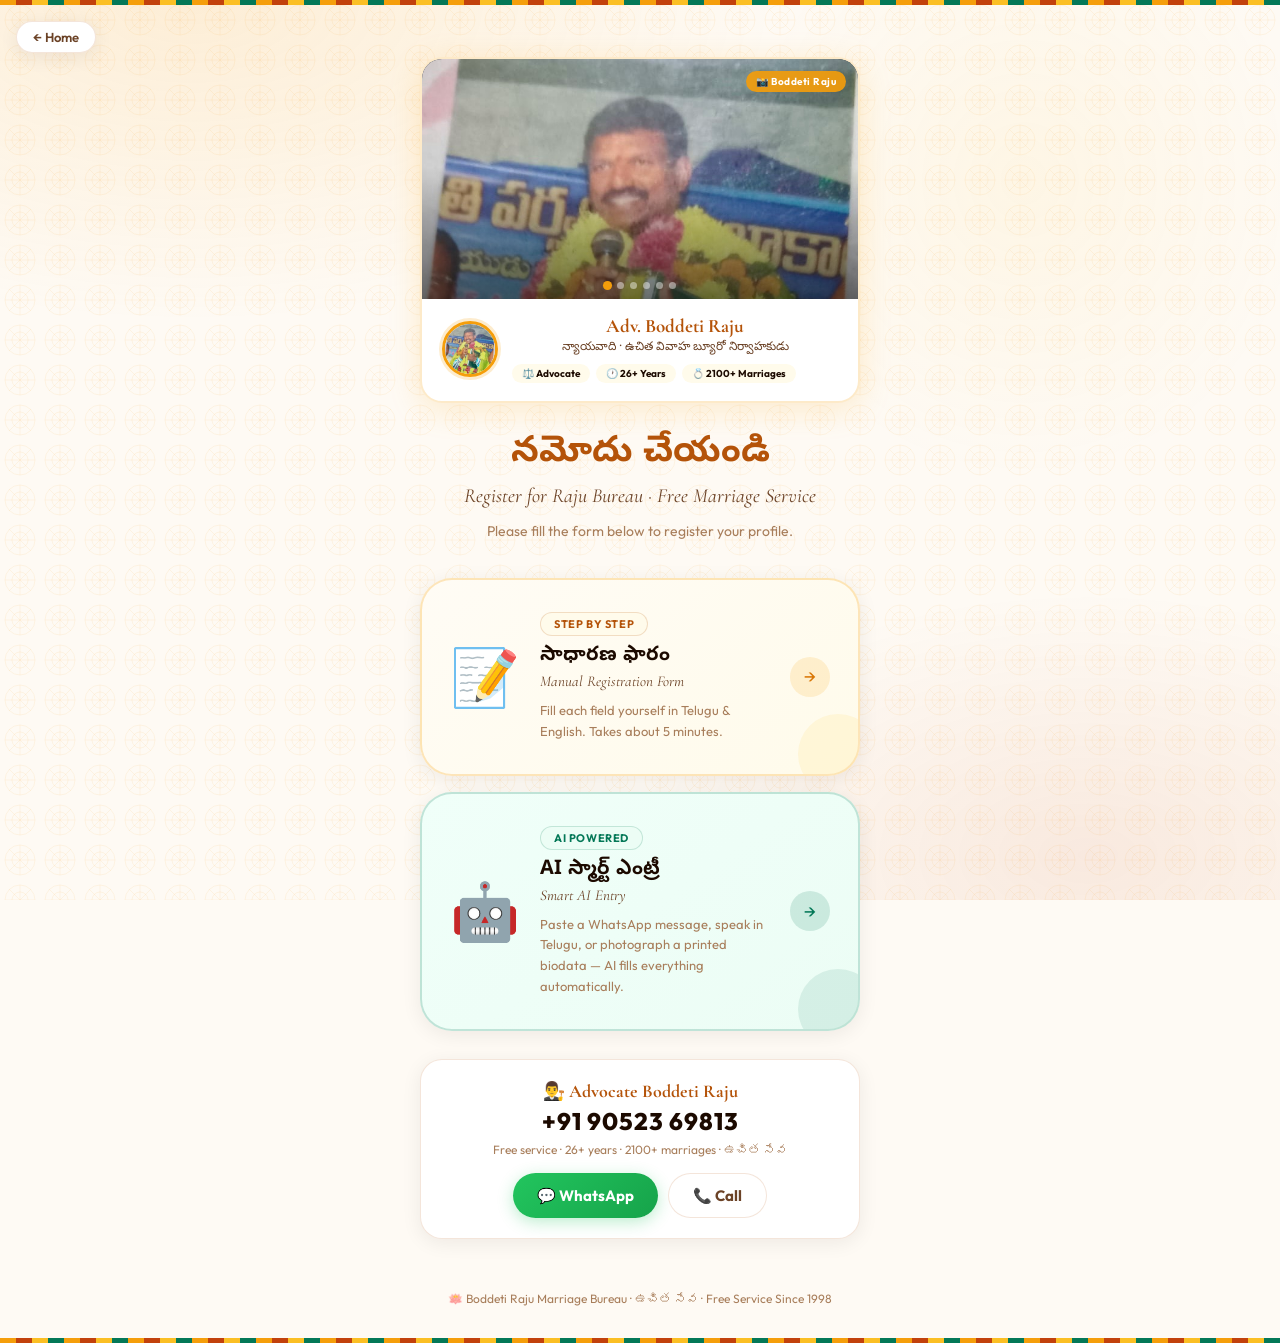
<file: pages/share-form.html>
<!DOCTYPE html>
<html lang="te">
<head>
<meta charset="UTF-8"/>
<meta name="viewport" content="width=device-width, initial-scale=1.0"/>
<title>నమోదు చేయండి · Register Now · Raju Bureau</title>
<link rel="stylesheet" href="../css/theme.css"/>
<style>
.hero {
  position: relative; z-index: 2;
  text-align: center; padding: 52px 24px 36px;
}
.back-btn {
  position: absolute; top: 16px; left: 16px; z-index: 10;
  background: white; border: 1.5px solid var(--divider);
  border-radius: 50px; padding: 7px 16px;
  font-size: 13px; font-weight: 600; color: var(--ink-soft);
  text-decoration: none; box-shadow: var(--shadow-card);
  display: inline-flex; align-items: center; gap: 6px;
  transition: all .2s;
}
.back-btn:hover { border-color: var(--saffron); color: var(--gold); background: var(--amber-pale); }

.lotus { font-size: 64px; display: block; margin: 0 auto 16px;
  animation: float-lotus 5s ease-in-out infinite;
  filter: drop-shadow(0 4px 16px rgba(245,158,11,.35));
}
.hero-title-te {
  font-family: 'Noto Sans Telugu', sans-serif;
  font-size: clamp(22px,5vw,36px); font-weight: 700; color: var(--gold); line-height: 1.3;
}
.hero-title-en {
  font-family: 'Cormorant Garamond', serif;
  font-size: clamp(14px,2.5vw,20px); color: var(--ink-soft); font-style: italic; margin-top: 6px;
}
.hero-sub {
  font-size: 14px; color: var(--ink-muted); margin-top: 12px; line-height: 1.6;
  max-width: 380px; margin-left: auto; margin-right: auto;
}

/* FORM OPTIONS */
.form-options {
  display: flex; flex-direction: column; gap: 16px;
  max-width: 480px; margin: 0 auto; padding: 0 20px;
  position: relative; z-index: 2;
}

.form-card {
  border-radius: var(--r-lg);
  padding: 32px 28px;
  display: flex; align-items: center; gap: 20px;
  text-decoration: none; color: var(--ink);
  border: 2px solid transparent;
  box-shadow: var(--shadow-card);
  transition: transform .3s cubic-bezier(.34,1.56,.64,1), box-shadow .3s, border-color .2s;
  position: relative; overflow: hidden;
  cursor: pointer;
}
.form-card:hover { transform: translateY(-5px) scale(1.02); box-shadow: var(--shadow-warm); }

.form-card.manual {
  background: linear-gradient(145deg, #FFFCF5, var(--amber-pale));
  border-color: rgba(245,158,11,.25);
}
.form-card.manual:hover { border-color: var(--saffron); }

.form-card.ai {
  background: linear-gradient(145deg, #F0FFF9, var(--jade-pale));
  border-color: rgba(4,120,87,.2);
}
.form-card.ai:hover { border-color: var(--jade); }

.form-card::before {
  content:''; position:absolute; bottom:-20px; right:-20px;
  width:80px; height:80px; border-radius:50%; opacity:.1;
  transition: transform .3s;
}
.form-card:hover::before { transform: scale(2); opacity:.2; }
.manual::before { background: var(--amber); }
.ai::before     { background: var(--jade); }

.fcard-icon { font-size: 56px; line-height: 1; flex-shrink: 0; }
.fcard-body { flex: 1; }
.fcard-tag { margin-bottom: 8px; }
.fcard-title-te {
  font-family: 'Noto Sans Telugu', sans-serif;
  font-size: 20px; font-weight: 700; color: var(--ink); line-height: 1.3;
}
.fcard-title-en {
  font-family: 'Cormorant Garamond', serif;
  font-size: 15px; color: var(--ink-soft); font-style: italic; margin-top: 2px;
}
.fcard-desc { font-size: 13px; color: var(--ink-muted); margin-top: 10px; line-height: 1.6; }
.fcard-arrow {
  width: 40px; height: 40px; border-radius: 50%; flex-shrink: 0;
  display: flex; align-items: center; justify-content: center;
  font-size: 18px; transition: transform .2s;
}
.form-card:hover .fcard-arrow { transform: translateX(5px); }
.manual .fcard-arrow { background: rgba(245,158,11,.15); color: var(--saffron-deep); }
.ai     .fcard-arrow { background: rgba(4,120,87,.15); color: var(--jade); }

/* CONTACT */
.contact-section {
  max-width: 480px; margin: 28px auto; padding: 0 20px;
  position: relative; z-index: 2;
}
.contact-box {
  background: white; border-radius: var(--r);
  border: 1.5px solid var(--divider); box-shadow: var(--shadow-card);
  padding: 20px 22px; text-align: center;
}
.contact-box-top { font-family: 'Cormorant Garamond', serif; font-size: 18px; font-weight: 700; color: var(--gold); }
.contact-box-num { font-size: 24px; font-weight: 800; color: var(--ink); letter-spacing: 1px; margin-top: 4px; }
.contact-box-sub { font-size: 12px; color: var(--ink-muted); margin: 6px 0 16px; }
.contact-box-btns { display: flex; gap: 10px; justify-content: center; flex-wrap: wrap; }

.footer { text-align:center; padding:24px 20px 32px; font-size:12px; color:var(--ink-muted); position:relative; z-index:2; }

/* FOUNDER SECTION */
.founder-section {
  max-width: 440px; margin: 0 auto 28px;
  background: white; border-radius: 22px;
  box-shadow: 0 6px 32px rgba(245,158,11,.18);
  border: 2px solid rgba(245,158,11,.22);
  overflow: hidden;
}
/* SLIDESHOW */
.slideshow {
  position: relative; width: 100%; height: 240px;
  overflow: hidden; background: #1a1a1a;
}
.slide {
  position: absolute; inset: 0;
  opacity: 0; transition: opacity 0.8s ease;
}
.slide.active { opacity: 1; }
.slide img {
  width: 100%; height: 100%;
  object-fit: cover; object-position: center top;
  display: block;
}
.slide-overlay {
  position: absolute; inset: 0;
  background: linear-gradient(to top, rgba(0,0,0,.55) 0%, transparent 55%);
}
.slide-dots {
  position: absolute; bottom: 10px; left: 50%; transform: translateX(-50%);
  display: flex; gap: 6px; z-index: 2;
}
.dot {
  width: 7px; height: 7px; border-radius: 50%;
  background: rgba(255,255,255,.45); cursor: pointer;
  transition: background .3s, transform .3s;
}
.dot.active { background: var(--saffron); transform: scale(1.3); }
.slide-badge {
  position: absolute; top: 12px; right: 12px; z-index: 2;
  background: rgba(245,158,11,.9); color: white;
  font-size: 10px; font-weight: 700; border-radius: 20px;
  padding: 4px 10px; letter-spacing: .5px; backdrop-filter: blur(4px);
}
/* FOUNDER INFO */
.founder-info-box {
  padding: 16px 20px 18px;
  display: flex; align-items: center; gap: 14px;
}
.founder-avatar {
  width: 56px; height: 56px; flex-shrink: 0;
  border-radius: 50%; overflow: hidden;
  border: 3px solid var(--saffron);
  box-shadow: 0 0 0 3px rgba(245,158,11,.2);
}
.founder-avatar img { width:100%; height:100%; object-fit:cover; object-position: center top; }
.founder-text { flex: 1; }
.founder-name {
  font-family: 'Cormorant Garamond', serif;
  font-size: 19px; font-weight: 700; color: var(--gold); line-height: 1.2;
}
.founder-title {
  font-size: 12px; color: var(--ink-soft); margin: 2px 0 8px;
  font-family: 'Noto Sans Telugu', sans-serif;
}
.founder-chips { display: flex; gap: 6px; flex-wrap: wrap; }
.founder-chips span {
  font-size: 10px; font-weight: 700; color: var(--terracotta);
  background: var(--amber-pale); border-radius: 20px; padding: 3px 10px;
}
</style>
</head>
<body>
<div class="stripe"></div>

<div class="hero">
  <a class="back-btn" href="../index.html">← Home</a>

  <!-- DAD'S PHOTO GALLERY -->
  <div class="founder-section fade-up">
    <div class="slideshow" id="slideshow">
      <div class="slide-badge">📸 Boddeti Raju</div>
      <div class="slide active"><img src="../images/dad1.jpg" alt="Boddeti Raju"/><div class="slide-overlay"></div></div>
      <div class="slide"><img src="../images/dad2.jpg" alt="Boddeti Raju in newspaper"/><div class="slide-overlay"></div></div>
      <div class="slide"><img src="../images/dad3.jpg" alt="Boddeti Raju newspaper feature"/><div class="slide-overlay"></div></div>
      <div class="slide"><img src="../images/dad4.jpg" alt="Boddeti Raju Andhra Jyothi"/><div class="slide-overlay"></div></div>
      <div class="slide"><img src="../images/dad5.jpg" alt="Boddeti Raju at event"/><div class="slide-overlay"></div></div>
      <div class="slide"><img src="../images/dad6.jpg" alt="Boddeti Raju felicitation"/><div class="slide-overlay"></div></div>
      <div class="slide-dots">
        <div class="dot active" onclick="goSlide(0)"></div>
        <div class="dot" onclick="goSlide(1)"></div>
        <div class="dot" onclick="goSlide(2)"></div>
        <div class="dot" onclick="goSlide(3)"></div>
        <div class="dot" onclick="goSlide(4)"></div>
        <div class="dot" onclick="goSlide(5)"></div>
      </div>
    </div>
    <div class="founder-info-box">
      <div class="founder-avatar">
        <img src="../images/dad1.jpg" alt="Boddeti Raju"/>
      </div>
      <div class="founder-text">
        <div class="founder-name">Adv. Boddeti Raju</div>
        <div class="founder-title">న్యాయవాది · ఉచిత వివాహ బ్యూరో నిర్వాహకుడు</div>
        <div class="founder-chips">
          <span>⚖️ Advocate</span>
          <span>🕐 26+ Years</span>
          <span>💍 2100+ Marriages</span>
        </div>
      </div>
    </div>
  </div>

  <div class="hero-title-te fade-up">నమోదు చేయండి</div>
  <div class="hero-title-en fade-up-2">Register for Raju Bureau · Free Marriage Service</div>
  <div class="hero-sub fade-up-3">
    Please fill the form below to register your profile.
  </div>
</div>

<div class="form-options">

  <a class="form-card manual fade-up" href="register.html">
    <div class="fcard-icon">📝</div>
    <div class="fcard-body">
      <div class="fcard-tag"><span class="chip chip-saffron">Step by Step</span></div>
      <div class="fcard-title-te">సాధారణ ఫారం</div>
      <div class="fcard-title-en">Manual Registration Form</div>
      <div class="fcard-desc">Fill each field yourself in Telugu & English. Takes about 5 minutes.</div>
    </div>
    <div class="fcard-arrow">→</div>
  </a>

  <a class="form-card ai fade-up-2" href="smart-entry.html">
    <div class="fcard-icon">🤖</div>
    <div class="fcard-body">
      <div class="fcard-tag"><span class="chip chip-jade">AI Powered</span></div>
      <div class="fcard-title-te">AI స్మార్ట్ ఎంట్రీ</div>
      <div class="fcard-title-en">Smart AI Entry</div>
      <div class="fcard-desc">Paste a WhatsApp message, speak in Telugu, or photograph a printed biodata — AI fills everything automatically.</div>
    </div>
    <div class="fcard-arrow">→</div>
  </a>

</div>

<div class="contact-section fade-up-3">
  <div class="contact-box">
    <div class="contact-box-top">👨‍⚖️ Advocate Boddeti Raju</div>
    <div class="contact-box-num">+91 90523 69813</div>
    <div class="contact-box-sub">Free service · 26+ years · 2100+ marriages · ఉచిత సేవ</div>
    <div class="contact-box-btns">
      <a class="btn btn-wa" href="https://wa.me/919052369813" target="_blank">💬 WhatsApp</a>
      <a class="btn btn-ghost" href="tel:+919052369813">📞 Call</a>
    </div>
  </div>
</div>

<div class="footer">🪷 Boddeti Raju Marriage Bureau · ఉచిత సేవ · Free Service Since 1998</div>
<div class="stripe"></div>

<script>
// Slideshow
let cur = 0;
const slides = document.querySelectorAll('.slide');
const dots = document.querySelectorAll('.dot');

function goSlide(n) {
  slides[cur].classList.remove('active');
  dots[cur].classList.remove('active');
  cur = n;
  slides[cur].classList.add('active');
  dots[cur].classList.add('active');
}

// Auto-advance every 3 seconds
setInterval(() => goSlide((cur + 1) % slides.length), 3000);

// Swipe support
let startX = 0;
document.getElementById('slideshow').addEventListener('touchstart', e => startX = e.touches[0].clientX);
document.getElementById('slideshow').addEventListener('touchend', e => {
  const dx = e.changedTouches[0].clientX - startX;
  if (Math.abs(dx) > 40) goSlide(dx < 0 ? (cur + 1) % slides.length : (cur - 1 + slides.length) % slides.length);
});
</script>
</body>
</html>
</file>
<file: css/theme.css>
@import url('https://fonts.googleapis.com/css2?family=Cormorant+Garamond:ital,wght@0,400;0,600;0,700;1,400;1,600&family=Noto+Sans+Telugu:wght@400;600;700&family=Outfit:wght@300;400;500;600;700;800&display=swap');

:root {
  /* Pearl & Saffron Palette */
  --pearl:       #FEFAF4;
  --pearl-warm:  #FDF5E8;
  --saffron:     #F59E0B;
  --saffron-deep:#D97706;
  --saffron-glow:rgba(245,158,11,0.18);
  --amber:       #FBBF24;
  --amber-pale:  #FFFBEB;
  --terra:       #C2410C;  /* terracotta accent */
  --terra-pale:  #FFF7F3;
  --gold:        #B45309;
  --jade:        #047857;
  --jade-pale:   #ECFDF5;
  --blush:       #E11D48;
  --blush-pale:  #FFF1F2;

  --ink:         #1C0A00;
  --ink-soft:    #6B4226;
  --ink-muted:   #A87E5B;
  --divider:     rgba(180,83,9,0.15);

  --shadow-warm: 0 12px 48px rgba(245,158,11,0.15);
  --shadow-card: 0 4px 20px rgba(28,10,0,0.07);
  --shadow-float:0 20px 60px rgba(28,10,0,0.12);

  --r-sm: 14px; --r: 22px; --r-lg: 32px;

  /* Kolam pattern */
  --kolam: url("data:image/svg+xml,%3Csvg width='40' height='40' viewBox='0 0 40 40' xmlns='http://www.w3.org/2000/svg'%3E%3Cg fill='none' stroke='rgba(245,158,11,0.08)' stroke-width='1'%3E%3Ccircle cx='20' cy='20' r='8'/%3E%3Ccircle cx='20' cy='20' r='15'/%3E%3Cline x1='20' y1='5' x2='20' y2='35'/%3E%3Cline x1='5' y1='20' x2='35' y2='20'/%3E%3Cline x1='9' y1='9' x2='31' y2='31'/%3E%3Cline x1='31' y1='9' x2='9' y2='31'/%3E%3C/g%3E%3C/svg%3E");
}

*, *::before, *::after { box-sizing: border-box; margin: 0; padding: 0; }

body {
  font-family: 'Outfit', sans-serif;
  background: var(--pearl);
  color: var(--ink);
  min-height: 100vh;
  overflow-x: hidden;
  -webkit-font-smoothing: antialiased;
}

/* Atmospheric background */
body::before {
  content: '';
  position: fixed; inset: 0; z-index: 0; pointer-events: none;
  background:
    radial-gradient(ellipse 70% 55% at 15% 0%,   rgba(245,158,11,0.13) 0%, transparent 65%),
    radial-gradient(ellipse 55% 45% at 85% 95%,  rgba(194,65,12,0.09)  0%, transparent 65%),
    radial-gradient(ellipse 40% 60% at 80% 20%,  rgba(251,191,36,0.07) 0%, transparent 55%);
}
body::after {
  content: '';
  position: fixed; inset: 0; z-index: 0; pointer-events: none;
  background-image: var(--kolam);
  background-size: 40px 40px;
  opacity: 1;
}

/* ── Decorative border stripe ── */
.stripe {
  height: 5px;
  background: repeating-linear-gradient(90deg,
    var(--saffron) 0 16px, var(--terra) 16px 32px,
    var(--amber) 32px 48px, var(--jade) 48px 64px);
  position: relative; z-index: 10;
}

/* ── Typography ── */
.serif       { font-family: 'Cormorant Garamond', serif; }
.telugu      { font-family: 'Noto Sans Telugu', sans-serif; }
.sans        { font-family: 'Outfit', sans-serif; }

/* ── Shared Card ── */
.card {
  background: white;
  border-radius: var(--r);
  border: 1.5px solid var(--divider);
  box-shadow: var(--shadow-card);
  position: relative; overflow: hidden;
  transition: transform .25s cubic-bezier(.34,1.56,.64,1), box-shadow .25s;
}
.card:hover { transform: translateY(-3px); box-shadow: var(--shadow-warm); }

/* ── Chip / Badge ── */
.chip {
  display: inline-flex; align-items: center; gap: 6px;
  padding: 4px 13px; border-radius: 50px;
  font-size: 11px; font-weight: 700; letter-spacing: .6px; text-transform: uppercase;
}
.chip-saffron { background: var(--amber-pale); color: var(--gold); border: 1px solid rgba(180,83,9,.18); }
.chip-jade    { background: var(--jade-pale);  color: var(--jade); border: 1px solid rgba(4,120,87,.18); }
.chip-terra   { background: var(--terra-pale); color: var(--terra); border: 1px solid rgba(194,65,12,.18); }
.chip-blush   { background: var(--blush-pale); color: var(--blush); border: 1px solid rgba(225,29,72,.18); }

/* ── Buttons ── */
.btn {
  display: inline-flex; align-items: center; justify-content: center; gap: 8px;
  padding: 12px 24px; border-radius: 50px; border: none; cursor: pointer;
  font-family: 'Outfit', sans-serif; font-size: 15px; font-weight: 700;
  transition: transform .2s, box-shadow .2s, background .2s;
  text-decoration: none;
}
.btn:hover { transform: translateY(-2px); }
.btn-saffron {
  background: linear-gradient(135deg, var(--saffron), var(--saffron-deep));
  color: white; box-shadow: 0 4px 16px rgba(245,158,11,.35);
}
.btn-saffron:hover { box-shadow: 0 8px 24px rgba(245,158,11,.45); }
.btn-jade {
  background: linear-gradient(135deg, #059669, var(--jade));
  color: white; box-shadow: 0 4px 16px rgba(4,120,87,.3);
}
.btn-wa {
  background: linear-gradient(135deg, #22C55E, #16A34A);
  color: white; box-shadow: 0 4px 16px rgba(34,197,94,.3);
}
.btn-sms {
  background: linear-gradient(135deg, #3B82F6, #2563EB);
  color: white; box-shadow: 0 4px 16px rgba(59,130,246,.3);
}
.btn-ghost {
  background: white; color: var(--ink-soft);
  border: 1.5px solid var(--divider);
}
.btn-ghost:hover { border-color: var(--saffron); color: var(--gold); background: var(--amber-pale); }

/* ── Animations ── */
@keyframes float-lotus {
  0%,100% { transform: translateY(0) rotate(-3deg) scale(1); }
  50%      { transform: translateY(-14px) rotate(3deg) scale(1.04); }
}
@keyframes pulse-ring {
  0%   { box-shadow: 0 0 0 0 var(--saffron-glow); }
  70%  { box-shadow: 0 0 0 16px transparent; }
  100% { box-shadow: 0 0 0 0 transparent; }
}
@keyframes fade-up {
  from { opacity:0; transform: translateY(20px); }
  to   { opacity:1; transform: translateY(0); }
}
@keyframes shimmer {
  0%   { background-position: -200% center; }
  100% { background-position:  200% center; }
}
@keyframes shake {
  0%,100%{transform:translateX(0)}20%,60%{transform:translateX(-7px)}40%,80%{transform:translateX(7px)}
}

.fade-up { animation: fade-up .6s ease both; }
.fade-up-2 { animation: fade-up .6s .15s ease both; }
.fade-up-3 { animation: fade-up .6s .30s ease both; }
</file>
